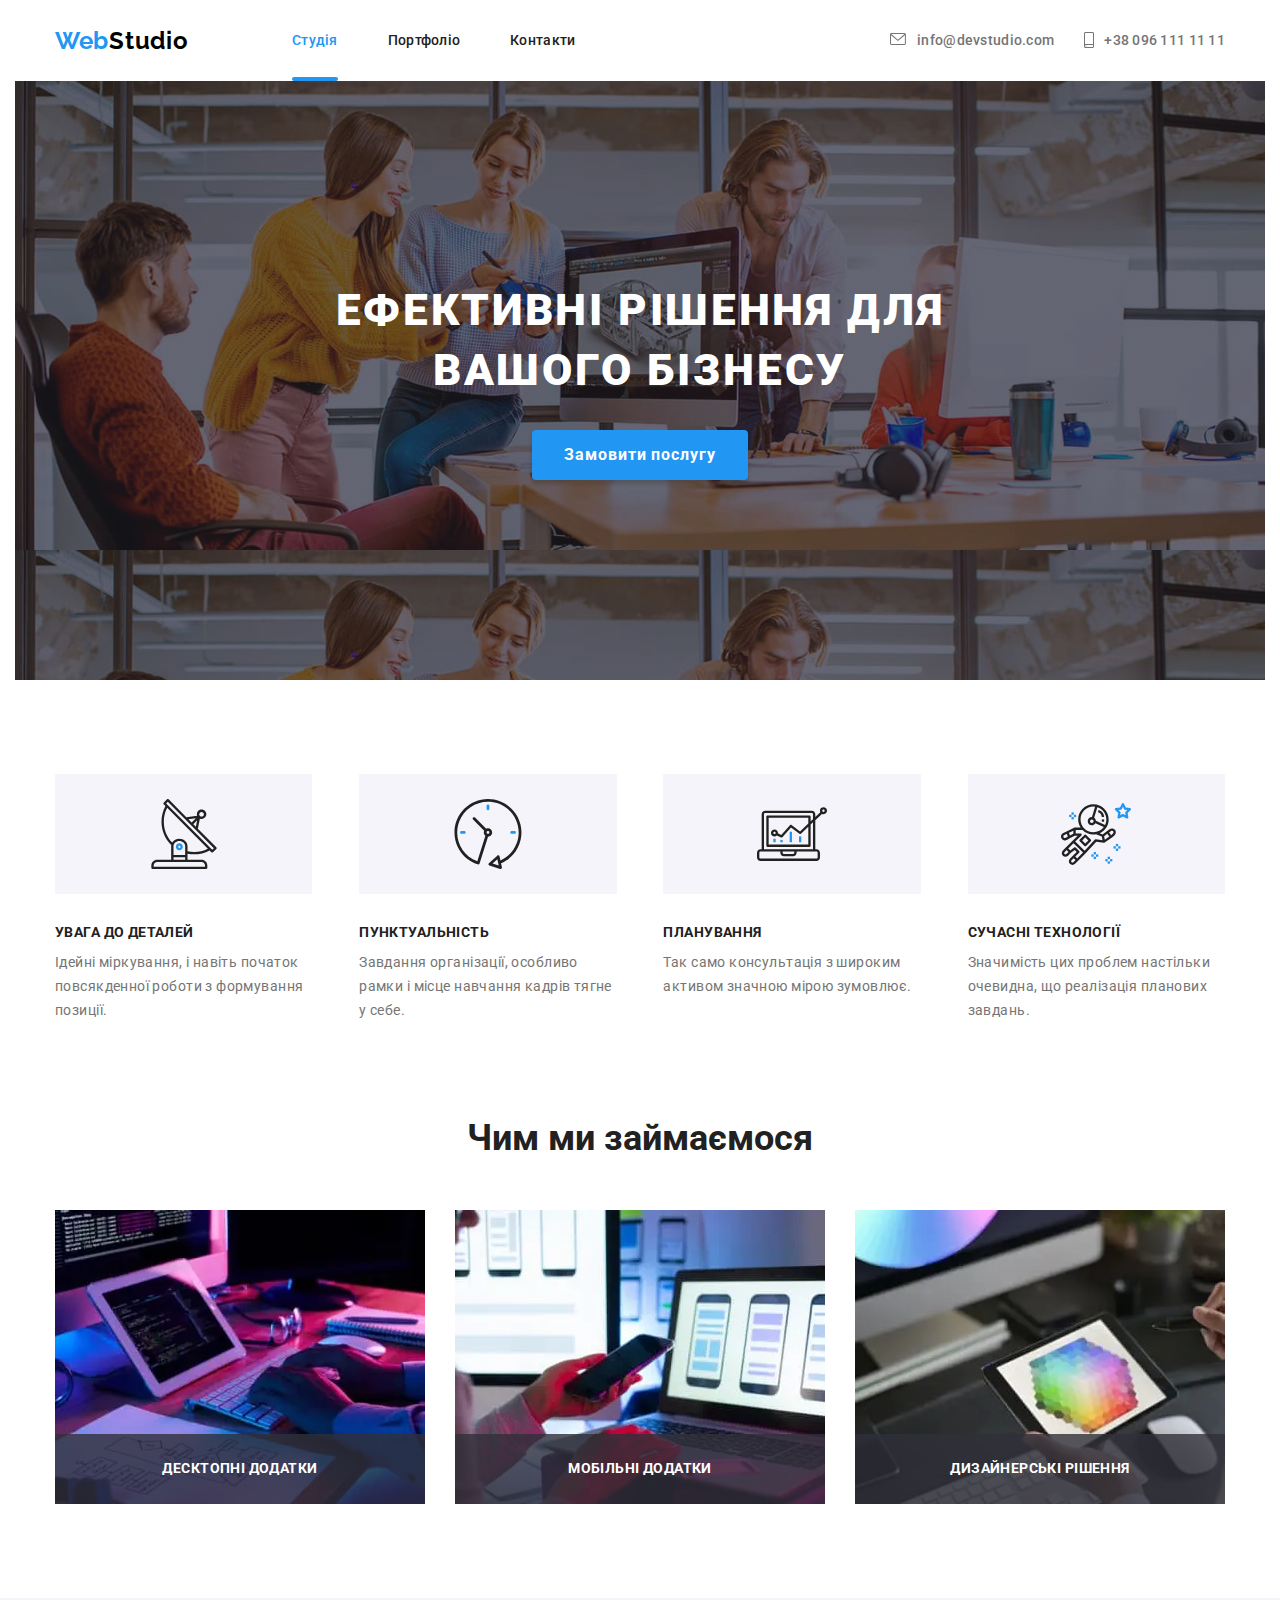
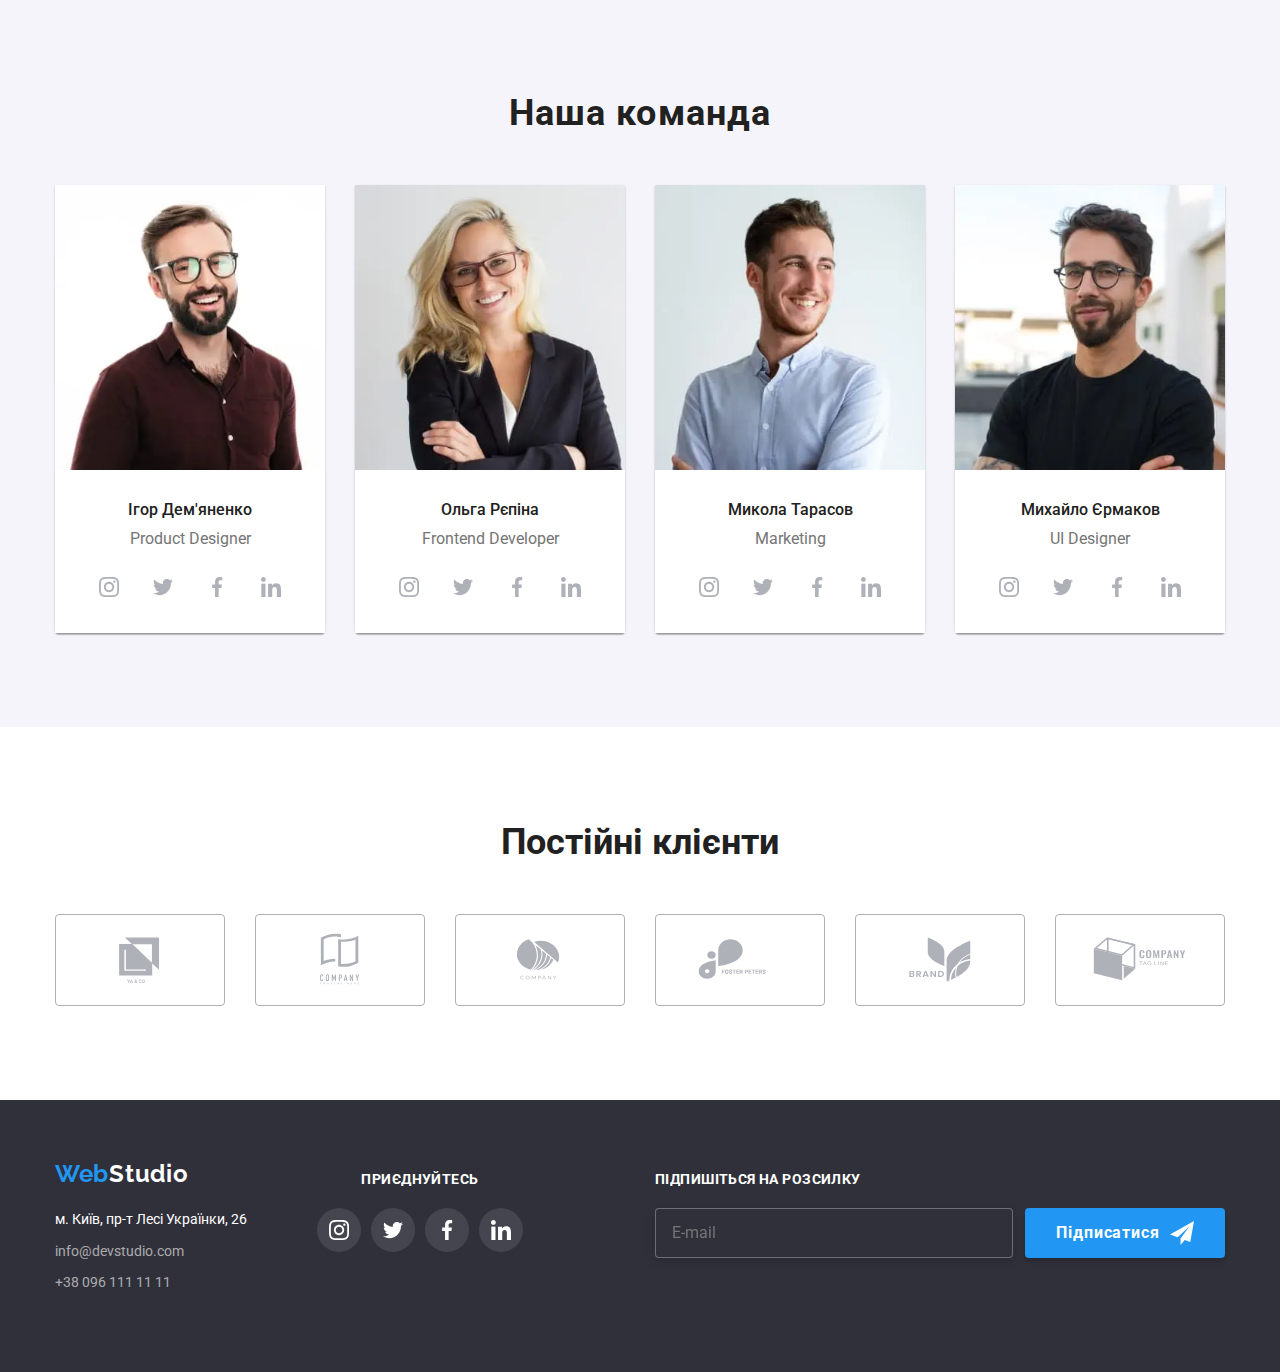
<file: index.html>
<!DOCTYPE html>
<html lang="en">

<head>
  <meta charset="UTF-8" />
  <meta http-equiv="X-UA-Compatible" content="IE=edge" />
  <meta name="viewport" content="width=device-width, initial-scale=1.0" />
  <title>firstwork</title>
  <link rel="stylesheet" href="https://cdn.jsdelivr.net/npm/modern-normalize@1.1.0/modern-normalize.min.css">
  <link rel="stylesheet" href="./css/main.min.css" />
  <link rel="preconnect" href="https://fonts.googleapis.com">
  <link rel="preconnect" href="https://fonts.gstatic.com" crossorigin>
  <link href="https://fonts.googleapis.com/css2?family=Raleway:wght@700&family=Roboto:wght@400;500;700&display=swap"
    rel="stylesheet">
</head>

<body>
  <header>

    <div class="conteiner">
      <!-- logo -->



        <div class="conteiner-header">
      <a class="logo logo-header" href="/">
        <p class="logo__studio">
          <span class="logo__web">Web</span>Studio
        </p>

        <button type="button" class="menu-open__btn" data-menu-open>
        <svg class="menu-open__icon" width="40" height="40">
          <use href="./images/sprite/symbol-defs.svg#icon-burger"></use>
        </svg>
      </button>
      </a>




  




      <!-- navigation -->
      <nav class="nav">

        <ul class="nav__group">
          <li class="nav__mid">
            <a class="nav__active" href="/">Студія</a>
          </li>
          <li class="nav__mid">
            <a class="nav__portfolio" href="./portfolio.html">Портфоліо</a>
          </li>
          <li class="nav__mid">
            <a class="nav__kontact" href="">Контакти</a>
          </li>
        </ul>





        <!-- navigationRight -->

        <ul class="contacts">




          <li>
            
            <a class="contacts__mail contacts__mail--dec" href="mailto:info@devstudio.com">
              <svg width="16" height="12" class="contacts__mail--icon">
                <use href="./images/sprite/symbol-defs.svg#icon-mail"></use>
              </svg>
              info@devstudio.com
            </a>
          </li>




          <li>
            
            <a class="contacts__number contacts__number--dec" href="tel:+380961111111">
              <svg width="10" height="16" class="contacts__number--icon">
                <use href="./images/sprite/symbol-defs.svg#icon-smartphone"></use>
              </svg>
              +38 096 111 11 11
            </a>
          </li>

        </ul>
      </nav>
    </div>



      <!-- mobile menu -->

      <div class="conteiner mobile-menu is-open" data-menu>
        <div class="mobile-menu__conteiner">

         <button type="button" class="mobile-menu__close-btn" data-menu-close>
           <svg class="mobile-menu__close-icon" width="40" height="40">
             <use href="./images/sprite/symbol-defs.svg#icon-close_burger"></use>
           </svg>
         </button>
      
         <ul class="mobile-menu-nav">
          <li class="mobile-menu-nav__list">
           <a class="mobile-menu-nav__active" href="/">Студія</a>
          </li>
          <li class="mobile-menu-nav__list">
           <a class="mobile-menu-nav__place" href="./portfolio.html">Портфоліо</a>
          </li>
          <li class="mobile-menu-nav__list">
           <a class="mobile-menu-nav__kontact" href="">Контакти</a>
          </li>
         </ul>

         
         <ul class="mobile-menu-contacts">

          <li>
            <a class="mobile-menu-contacts--tel" href="tel:+380961111111">
              +38 096 111 11 11
            </a>
          </li>

          <li>
            <a class="mobile-menu-contacts--mail" href="mailto:info@devstudio.com">
              info@devstudio.com
            </a>
          </li>

        </ul>

        <ul class="mobile-menu-socials">
          <li class="mobile-menu-socials__dec">
            <a class="mobile-menu-socials__link" href="Instagram">Instagram</a>
          </li>
          <li class="mobile-menu-socials__dec">
            <a class="mobile-menu-socials__link" href="Twitter">Twitter</a>
          </li>
          <li class="mobile-menu-socials__dec">
            <a class="mobile-menu-socials__link" href="Facebook">Facebook</a>
          </li>
          <li class="mobile-menu-socials__dec">
            <a class="mobile-menu-socials__link mobile-menu-socials__link--border" href="LinkedIn">LinkedIn</a>
          </li>
        </ul>


         

      </div>
      </div>
    </div>
  </header>

  <main>




    
    <!--========== HERO-->

    <section class="conteiner conteiner-hero">
      <div class="hero">
        <h1 class="hero__title">
          ЕФЕКТИВНІ РІШЕННЯ ДЛЯ
          ВАШОГО БІЗНЕСУ
        </h1>

        <button data-modal-open class="btn hero__btn" type="button">Замовити послугу</button>
      </div> 
    </section> 




    <!-- peculiarity -->

    <section class="conteiner">
      <ul class="peculiarity">

        <li class="peculiarity-group">
          <div class="peculiarity__img peculiarity__img--dec">
            <svg width="70" height="70">
              <use href="./images/sprite/symbol-defs.svg#icon-antenna1"></use>
            </svg>
          </div>
          <h3 class="peculiarity__title">УВАГА ДО ДЕТАЛЕЙ</h3>
          <p class="peculiarity__text">
            Ідейні міркування, і навіть початок повсякденної роботи з
            формування позиції.
          </p>

        </li>

        <li class="peculiarity-group">
          <div class="peculiarity__img peculiarity__img--dec">
            <svg width="70" height="70">
              <use href="./images/sprite/symbol-defs.svg#icon-clock2"></use>
            </svg>
          </div>
          <h3 class="peculiarity__title">ПУНКТУАЛЬНІСТЬ</h3>
          <p class="peculiarity__text">
            Завдання організації, особливо рамки і місце навчання кадрів тягне
            у себе.
          </p>
        </li>

        <li class="peculiarity-group">
          <div class="peculiarity__img peculiarity__img--dec">
            <svg width="70" height="70">
              <use href="./images/sprite/symbol-defs.svg#icon-diagram3"></use>
            </svg>
          </div>
          <h3 class="peculiarity__title">ПЛАНУВАННЯ</h3>
          <p class="peculiarity__text">
            Так само консультація з широким активом значною мірою зумовлює.
          </p>
        </li>

        <li class="peculiarity-group">
          <div class="peculiarity__img peculiarity__img--dec">
            <svg width="70" height="70">
              <use href="./images/sprite/symbol-defs.svg#icon-astronaut4"></use>
            </svg>
          </div>
          <h3 class="peculiarity__title">СУЧАСНІ ТЕХНОЛОГІЇ</h3>
          <p class="peculiarity__text">
            Значимість цих проблем настільки очевидна, що реалізація планових
            завдань.
          </p>
        </li>

      </ul>
    </section>



    <!-- progects -->

    <section class="progect">
      <div class="conteiner">
        <h2 class="progect__title progect__title--dec">Чим ми займаємося</h2>
        <ul class="progect__img">





          <li class="progect__scrin">

          <picture>
            <source
            srcset="./images/desktop/progects/img-1.webp 1x, ./images/desktop/progects/img@2x-1.webp 2x"
            media="(min-width: 1200px)"
            type="image/webp"
            >
            <source
            srcset="./images/desktop/progects/img-1.jpg 1x, ./images/desktop/progects/img@2x-1.jpg 2x"
            media="(min-width: 1200px)"
            >
            

            <img src="./images/desktop/progects/img-1.jpg" alt="Ноутбук"/>

          </picture>


             <p class="progect__text progect__text--dec">ДЕСКТОПНІ ДОДАТКИ</p>
          </li>





          <li class="progect__scrin">

            <picture>
              <source
              srcset="./images/desktop/progects/img-2.webp 1x, ./images/desktop/progects/img@2x-2.webp 2x"
              media="(min-width: 1200px)"
              type="image/webp"
              >
              <source
              srcset="./images/desktop/progects/img-2.jpg 1x, ./images/desktop/progects/img@2x-2.jpg 2x"
              media="(min-width: 1200px)"
              >
              
  
              <img src="./images/desktop/progects/img-2.jpg" alt="Ноутбук"/>
  
            </picture>
            
            <p class="progect__text progect__text--dec">МОБІЛЬНІ ДОДАТКИ</p>          
          </li>




          <li class="progect__scrin">
            <picture>
              <source
              srcset="./images/desktop/progects/img-3.webp 1x, ./images/desktop/progects/img@2x-3.webp 2x"
              media="(min-width: 1200px)"
              type="image/webp"
              >
              <source
              srcset="./images/desktop/progects/img-3.jpg 1x, ./images/desktop/progects/img@2x-3.jpg 2x"
              media="(min-width: 1200px)"
              >
              
  
              <img src="./images/desktop/progects/img-3.jpg" alt="Ноутбук"/>
  
            </picture>
            
            <p class="progect__text progect__text--dec">ДИЗАЙНЕРСЬКІ РІШЕННЯ</p>
          </li>
        </ul>
      </div>




    </section>




    <!-- team -->
    
     <section class="team">
      <div class="conteiner team-conteiner">
        <h2 class="team__title">Наша команда</h2>
        <ul class="team__group">
          <li class="team__box">

            <picture>
              <source srcset="./images/tablet/team/img-1.webp 1x, ./images/tablet/team/img@2x-1.webp 2x "
              media="(min-width: 1200px)"
              type="image/webp">
              <source srcset="./images/tablet/team/img-1.jpg 1x, ./images/tablet/team/img@2x-1.jpg 2x "
              media="(min-width: 1200px)">

              <source srcset="./images/tablet/team/img-1.webp 1x, ./images/tablet/team/img@2x-1.webp 2x "
              media="(min-width: 768px)"
              type="image/webp">
              <source srcset="./images/tablet/team/img-1.jpg 1x, ./images/tablet/team/img@2x-1.jpg 2x "
              media="(min-width: 768px)">

              <source srcset="./images/mob/team/img-1.webp 1x, ./images/mob/team/img@2x-1.webp 2x "
              media="(max-width: 767px)"
              type="image/webp">
              <source srcset="./images/mob/team/img-1.jpg 1x, ./images/mob/team/img@2x-1.jpg 2x "
              media="(max-width: 767px)">





              <img class="team__box--img" src="/images/personal/pers1.jpg" alt="Первый сотрудник мужчина"/>
            </picture>


            <div class="team__info team__info--dec">
              <p class="team__name team__name--dec">Ігор Дем'яненко</p>
              <p class="team__job team__job--dec">Product Designer</p>


<!--=========== Socials -->

              <ul class="socials socials--dec">

                <li>
                  <a class="socials__link" href="">
                    <svg class="socials__icons">
                      <use href="./images/sprite/symbol-defs.svg#icon-instagram"></use>
                    </svg>
                  </a>
                </li>

                <li>
                  <a class="socials__link" href="">
                    <svg class="socials__icons">
                      <use href="./images/sprite/symbol-defs.svg#icon-twitter"></use>
                    </svg>
                  </a>
                </li>

                <li>
                  <a class="socials__link" href="">
                    <svg class="socials__icons">
                      <use href="./images/sprite/symbol-defs.svg#icon-facebook"></use>
                    </svg>
                  </a>
                </li>

                <li>
                  <a class="socials__link" href="">
                    <svg class="socials__icons">
                      <use href="./images/sprite/symbol-defs.svg#icon-linkedin"></use>
                    </svg>
                  </a>
                </li>

              </ul>


            </div>
          </li>

          <li class="team__box">

            <picture>
              <source srcset="./images/tablet/team/img-2.webp 1x, ./images/tablet/team/img@2x-2.webp 2x "
              media="(min-width: 1200px)"
              type="image/webp">
              <source srcset="./images/tablet/team/img-2.jpg 1x, ./images/tablet/team/img@2x-2.jpg 2x "
              media="(min-width: 1200px)">

              <source srcset="./images/tablet/team/img-2.webp 1x, ./images/tablet/team/img@2x-2.webp 2x "
              media="(min-width: 768px)"
              type="image/webp">
              <source srcset="./images/tablet/team/img-2.jpg 1x, ./images/tablet/team/img@2x-2.jpg 2x "
              media="(min-width: 768px)">

              <source srcset="./images/mob/team/img-2.webp 1x, ./images/mob/team/img@2x-2.webp 2x "
              media="(max-width: 767px)"
              type="image/webp">
              <source srcset="./images/mob/team/img-2.jpg 1x, ./images/mob/team/img@2x-2.jpg 2x "
              media="(max-width: 767px)">


              <img class="team__box--img" src="/images/mob/team/img-2.jpg" alt="Сотрудница" >


              
            </picture>


          
            <div class="team__info team__info--dec">
              <p class="team__name team__name--dec">Ольга Рєпіна</p>
              <p class="team__job team__job--dec">Frontend Developer</p>


              <ul class="socials socials--dec">
                
                <li>
                  <a class="socials__link" href="">
                    <svg class="socials__icons">
                      <use href="./images/sprite/symbol-defs.svg#icon-instagram"></use>
                    </svg>
                  </a>
                </li>
                <li>
                  <a class="socials__link" href="">
                    <svg class="socials__icons">
                      <use href="./images/sprite/symbol-defs.svg#icon-twitter"></use>
                    </svg>
                  </a>
                </li>
                <li>
                  <a class="socials__link" href="">
                    <svg class="socials__icons">
                      <use href="./images/sprite/symbol-defs.svg#icon-facebook"></use>
                    </svg>
                  </a>
                </li>
                <li>
                  <a class="socials__link" href="">
                    <svg class="socials__icons">
                      <use href="./images/sprite/symbol-defs.svg#icon-linkedin"></use>
                    </svg>
                  </a>
                </li>
              </ul>
            </div>
          </li>

          <li class="team__box">
            
            <picture>
              <source srcset="./images/tablet/team/img-3.webp 1x, ./images/tablet/team/img@2x-3.webp 2x "
              media="(min-width: 1200px)"
              type="image/webp">
              <source srcset="./images/tablet/team/img-3.jpg 1x, ./images/tablet/team/img@2x-3.jpg 2x "
              media="(min-width: 1200px)">

              <source srcset="./images/tablet/team/img-3.webp 1x, ./images/tablet/team/img@2x-3.webp 2x "
              media="(min-width: 768px)"
              type="image/webp">
              <source srcset="./images/tablet/team/img-3.jpg 1x, ./images/tablet/team/img@2x-3.jpg 2x "
              media="(min-width: 768px)">

              <source srcset="./images/mob/team/img-3.webp 1x, ./images/mob/team/img@2x-3.webp 2x "
              media="(max-width: 767px)"
              type="image/webp">
              <source srcset="./images/mob/team/img-3.jpg 1x, ./images/mob/team/img@2x-3.jpg 2x "
              media="(max-width: 767px)">

              <img class="team__box--img" src="/images/mob/team/img-3.jpg" alt="Второй сотрудник"/>
            
            </picture>


          
            <div class="team__info team__info--dec">
              <p class="team__name team__name--dec">Микола Тарасов</p>
              <p class="team__job team__job--dec">Marketing</p>


              <ul class="socials socials--dec">

                <li>
                  <a class="socials__link" href="">
                    <svg class="socials__icons">
                      <use href="./images/sprite/symbol-defs.svg#icon-instagram"></use>
                    </svg>
                  </a>
                </li>

                <li>
                  <a class="socials__link" href="">
                    <svg class="socials__icons">
                      <use href="./images/sprite/symbol-defs.svg#icon-twitter"></use>
                    </svg>
                  </a>
                </li>

                <li>
                  <a class="socials__link" href="">
                    <svg class="socials__icons">
                      <use href="./images/sprite/symbol-defs.svg#icon-facebook"></use>
                    </svg>
                  </a>
                </li>

                <li>
                  <a class="socials__link" href="">
                    <svg class="socials__icons">
                      <use href="./images/sprite/symbol-defs.svg#icon-linkedin"></use>
                    </svg>
                  </a>
                </li>

              </ul>
            </div>
          </li>

          <li class="team__box">
            
            <picture>
              <source srcset="./images/tablet/team/img-4.webp 1x, ./images/tablet/team/img@2x-4.webp 2x "
              media="(min-width: 1200px)"
              type="image/webp">
              <source srcset="./images/tablet/team/img-4.jpg 1x, ./images/tablet/team/img@2x-4.jpg 2x "
              media="(min-width: 1200px)">

              <source srcset="./images/tablet/team/img-4.webp 1x, ./images/tablet/team/img@2x-4.webp 2x "
              media="(min-width: 768px)"
              type="image/webp">
              <source srcset="./images/tablet/team/img-4.jpg 1x, ./images/tablet/team/img@2x-4.jpg 2x "
              media="(min-width: 768px)">

              <source srcset="./images/mob/team/img-4.webp 1x, ./images/mob/team/img@2x-4.webp 2x "
              media="(max-width: 767px)"
              type="image/webp">
              <source srcset="./images/mob/team/img-4.jpg 1x, ./images/mob/team/img@2x-4.jpg 2x "
              media="(max-width: 767px)">

              <img class="team__box--img" src="/images/mob/team/img-4.jpg" alt="Третий сотрудник"/>
            
            </picture>

          
            <div class="team__info team__info--dec">
              <p class="team__name team__name--dec">Михайло Єрмаков</p>
              <p class="team__job team__job--dec">UI Designer</p>


              <ul class="socials socials--dec">
                <li>
                  <a class="socials__link" href="">
                    <svg class="socials__icons">
                      <use href="./images/sprite/symbol-defs.svg#icon-instagram"></use>
                    </svg>
                  </a>
                </li>
                <li>
                  <a class="socials__link" href="">
                    <svg class="socials__icons">
                      <use href="./images/sprite/symbol-defs.svg#icon-twitter"></use>
                    </svg>
                  </a>
                </li>
                <li>
                  <a class="socials__link" href="">
                    <svg class="socials__icons">
                      <use href="./images/sprite/symbol-defs.svg#icon-facebook"></use>
                    </svg>
                  </a>
                </li>
                <li>
                  <a class="socials__link" href="">
                    <svg class="socials__icons">
                      <use href="./images/sprite/symbol-defs.svg#icon-linkedin"></use>
                    </svg>
                  </a>
                </li>
              </ul>
            </div>
          </li>

        </ul>
      </div>
    </section> 

    <!-- OUR CLIENTS -->
    
    <section>
      <div class="conteiner client">
        <h2 class="client__title">
          Постійні клієнти
        </h2>

        <ul class="client__list">
          <li class="client__img">
            <svg width="106" height="60">
              <use href="./images/sprite/symbol-defs.svg#icon-logo1"></use>
            </svg>
          </li>

          <li class="client__img">
            <svg width="106" height="60">
              <use href="./images/sprite/symbol-defs.svg#icon-logo2"></use>
            </svg>
          </li>

          <li class="client__img">
            <svg width="106" height="60">
              <use href="./images/sprite/symbol-defs.svg#icon-logo3"></use>
            </svg>
          </li>

          <li class="client__img">
            <svg width="106" height="60">
              <use href="./images/sprite/symbol-defs.svg#icon-logo4"></use>
            </svg>
          </li>

          <li class="client__img">
            <svg width="106" height="60">
              <use href="./images/sprite/symbol-defs.svg#icon-logo5"></use>
            </svg>
          </li>
          <li class="client__img">
            <svg width="106" height="60">
              <use href="./images/sprite/symbol-defs.svg#icon-logo6"></use>
            </svg>
          </li>

        </ul>
      </div>
    </section>

  </main>










  
  <footer>


    <div class="footer-conteiner">
      <div class="conteiner">
      <div class="footer-group">

        <div class="footer-group__space">

        <div class="footer-group__space--logo">
          <a class="logo logo-footer" href="/">
            <p class="logo__studio logo__studio--footer">
              <span class="logo__web">Web</span>Studio
            </p>
          </a>


          <address>

            <ul class="address">
              <li class="address__list">
                <a class="address__city" href="">м. Київ, пр-т Лесі Українки, 26</a>
              </li>
              <li class="address__list">
                <a class="address__link" href="mailto:info@devstudio.com">info@devstudio.com</a>
              </li>
              <li class="address__list">
                <a class="address__phone" href="tel:+380961111111">+38 096 111 11 11</a>
              </li>
            </ul>
          </address>
        </div>





      <div class="socials-footer">
        <h3 class="footer__title">
          ПРИЄДНУЙТЕСЬ
        </h3>

        <ul class="socials socials-footer--dec">

          <li>
            <a class="socials__link socials-footer__link--dec" href="">
              <svg class="socials__icons socials-footer__icons--dec">
                <use href="./images/sprite/symbol-defs.svg#icon-instagram"></use>
              </svg>
            </a>
          </li>

          <li>
            <a class="socials__link socials-footer__link--dec" href="">
              <svg class="socials__icons socials-footer__icons--dec">
                <use href="./images/sprite/symbol-defs.svg#icon-twitter"></use>
              </svg>
            </a>
          </li>

          <li>
            <a class="socials__link socials-footer__link--dec" href="">
              <svg class="socials__icons socials-footer__icons--dec">
                <use href="./images/sprite/symbol-defs.svg#icon-facebook"></use>
              </svg>
            </a>
          </li>

          <li>
            <a class="socials__link socials-footer__link--dec" href="">
              <svg class="socials__icons socials-footer__icons--dec">
                <use href="./images/sprite/symbol-defs.svg#icon-linkedin"></use>
              </svg>
            </a>
          </li>

        </ul>
      </div>

       
    </div>

      

        <div class="subscribe">

          <h3 class="footer__title">
            ПІДПИШІТЬСЯ НА РОЗСИЛКУ
          </h3>

         <ul class="subscribe__group">
          <li>
          <input class="subscribe__email" type="email" name="footer_email_input" placeholder="E-mail">
         </li>
         <li>
          <button class=" btn subscribe__btn" type="submit">Підписатися
            <svg width="24" height="24">
              <use href="./images/sprite/symbol-defs.svg#icon-icon-telegram"></use>
            </svg>
          </button>
        </li>
        </ul>

        </div>

      </div>
    </div>
  </div>
  </footer>

  <!-- MODAL WINDOW -->


  
 <div class="backdrop is-hidden" data-modal>

  <div class="modal">
    <button class="modal__close" data-modal-close>
      <svg width="18" height="18" >
        <use href="./images/sprite/symbol-defs.svg#icon-close-black"></use>
      </svg>
    </button>



    <p class="modal__title">Залиште свої дані, ми вам передзвонимо</p>

    <form class="modal_list" name="modal_list">
      
      <label class="modal__group">
        <span class="modal__name">Ім'я</span>  
   
       <span class="modal__icon">
          <input 
          class="modal__icon--dec" 
          type="text" 
          required
          name="user_name">
      
        <svg width="18" height="18" class="modal__icon--img">
          <use
           href="./images/sprite/symbol-defs.svg#icon-person-black"></use>
        </svg>
      </span>
    </label>

      <label class="modal__group">
        <span class="modal__name">Телефон</span>
        <span class="modal__icon">
        <input 
        class="modal__icon--dec" 
        type="tel" 
        required
        name="user_tel"
        ><svg width="18" height="18" class="modal__icon--img">
          <use
           href="./images/sprite/symbol-defs.svg#icon-phone-black">
          </use>
        </svg>
        </span>
      </label>

      <label class="modal__group">
        <span class="modal__name">Пошта</span>
        <span class="modal__icon">
        <input 
        class="modal__icon--dec" 
        type="email" 
        required
        name="user_email">
        <svg width="18" height="18" class="modal__icon--img">
          <use
           href="./images/sprite/symbol-defs.svg#icon-email-black">
          </use>
        </svg>
      </span>
      </label>


      <label class="modal-coment">
        Коментар
        <textarea class="modal-coment__area" name="coment" placeholder="Введіть текст"></textarea>
      </label>







      
    <label for="modal_agree" class="modal-agree">
     
      <input
      required
      type="checkbox"
      id="modal_agree"
      class="modal-agree__input visually_hidden">
      



      <span class="modal-chekbox">
      <svg width="14" height="14" class="modal-chekbox__check">
        <use href="./images/sprite/symbol-defs.svg#icon-icon-check"></use>
      </svg>
      </span>
     
      <span class="modal-chekbox__text">Погоджуюся з розсилкою та приймаю <a class="modal-chekbox__link" href="">Умови договору</a></span>
   
    </label>
 

    <button 
    type="submit"
    class="btn modal__btn"
    >Відправити</button>
        
    </form>
  </div>

 </div> 

 <script src="./js/modal.js"></script>
 <script src="./js/mobile-menu.js"></script>
</body>

</html>
</file>
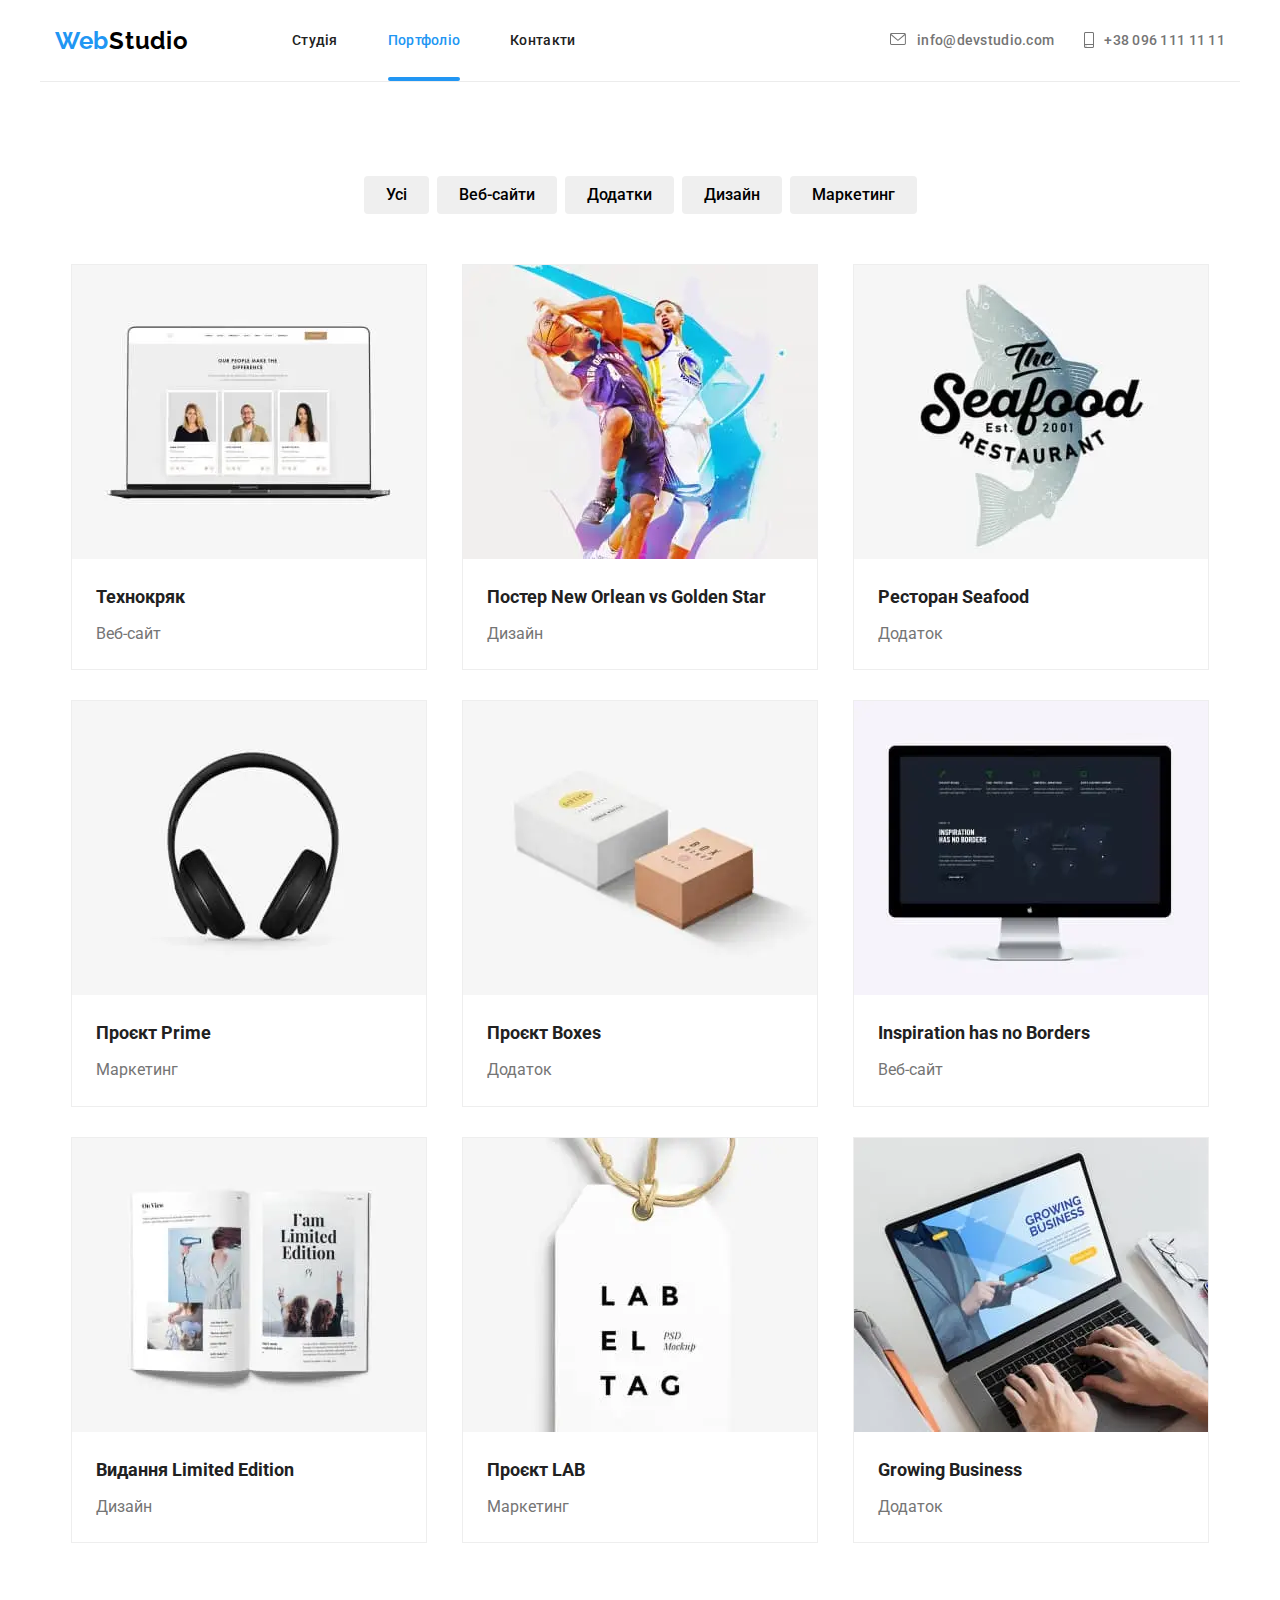
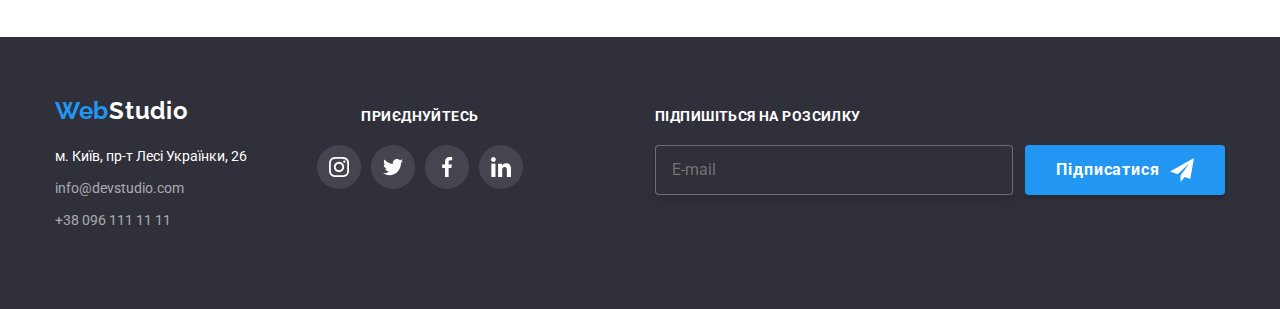
<file: portfolio.html>
<!DOCTYPE html>
<html lang="en">
<head>
    <meta charset="UTF-8">
    <meta http-equiv="X-UA-Compatible" content="IE=edge">
    <meta name="viewport" content="width=device-width, initial-scale=1.0">
    <title>Portfolio</title>
    <link rel="stylesheet" href="https://cdn.jsdelivr.net/npm/modern-normalize@1.1.0/modern-normalize.min.css">
    <link rel="stylesheet" href="./css/main.min.css" />
    <link rel="preconnect" href="https://fonts.googleapis.com">
<link rel="preconnect" href="https://fonts.gstatic.com" crossorigin>
<link href="https://fonts.googleapis.com/css2?family=Raleway:wght@700&family=Roboto:wght@400;500;700&display=swap" rel="stylesheet">
</head>
<body>
    <header>
      <div class="conteiner conteiner-header__portfolio">
        <!-- logo -->


        <div class="conteiner-header">
  
        <a class="logo logo-header" href="/">
          <p class="logo__studio">
            <span class="logo__web">Web</span>Studio
          </p>
  
          <button type="button" class="menu-open__btn" data-menu-open>
          <svg class="menu-open__icon" width="40" height="40">
            <use href="./images/sprite/symbol-defs.svg#icon-burger"></use>
          </svg>
        </button>
        </a>
  
  
  
  
    
  
  
  
  
        <!-- navigation -->
        <nav class="nav">
  
          <ul class="nav__group">
            <li class="nav__mid">
              <a class="nav__studio" href="/">Студія</a>
            </li>
            <li class="nav__mid">
              <a class="nav__active" href="./portfolio.html">Портфоліо</a>
            </li>
            <li class="nav__mid">
              <a class="nav__kontact" href="">Контакти</a>
            </li>
          </ul>
  
  
  
  
  
          <!-- navigationRight -->
  
          <ul class="contacts">
  
  
  
  
            <li>
              
              <a class="contacts__mail contacts__mail--dec" href="mailto:info@devstudio.com">
                <svg width="16" height="12" class="contacts__mail--icon">
                  <use href="./images/sprite/symbol-defs.svg#icon-mail"></use>
                </svg>
                info@devstudio.com
              </a>
            </li>
  
  
  
  
            <li>
              
              <a class="contacts__number contacts__number--dec" href="tel:+380961111111">
                <svg width="10" height="16" class="contacts__number--icon">
                  <use href="./images/sprite/symbol-defs.svg#icon-smartphone"></use>
                </svg>
                +38 096 111 11 11
              </a>
            </li>
  
          </ul>
        </nav>
      </div>
  
  
  
        <!-- mobile menu -->
  
        <div class=" conteiner mobile-menu is-open" data-menu>
          <div class="mobile-menu__conteiner">
  
           <button type="button" class="mobile-menu__close-btn" data-menu-close>
             <svg class="mobile-menu__close-icon" width="40" height="40">
               <use href="./images/sprite/symbol-defs.svg#icon-close_burger"></use>
             </svg>
           </button>
        
           <ul class="mobile-menu-nav">
            <li class="mobile-menu-nav__list">
             <a class="mobile-menu-nav__place" href="/">Студія</a>
            </li>
            <li class="mobile-menu-nav__list">
             <a class="mobile-menu-nav__active" href="./portfolio.html">Портфоліо</a>
            </li>
            <li class="mobile-menu-nav__list">
             <a class="mobile-menu-nav__kontact" href="">Контакти</a>
            </li>
           </ul>
  
           
           <ul class="mobile-menu-contacts">
  
            <li>
              <a class="mobile-menu-contacts--tel" href="tel:+380961111111">
                +38 096 111 11 11
              </a>
            </li>
  
            <li>
              <a class="mobile-menu-contacts--mail" href="mailto:info@devstudio.com">
                info@devstudio.com
              </a>
            </li>
  
          </ul>
  
          <ul class="mobile-menu-socials">
            <li>
              <a class="mobile-menu-socials__link" href="Instagram">Instagram</a>
            </li>
            <li>
              <a class="mobile-menu-socials__link" href="Twitter">Twitter</a>
            </li>
            <li>
              <a class="mobile-menu-socials__link" href="Facebook">Facebook</a>
            </li>
            <li>
              <a class="mobile-menu-socials__link mobile-menu-socials__link--border" href="LinkedIn">LinkedIn</a>
            </li>
          </ul>
  
  
           
  
        </div>
        </div>

      </div>
    </header> 


       <section>



        <div class="conteiner conteiner-navigation">

        <ul class="port-btn">
            <li>
                <button class="port-btn--style" type="button">Усі</button>
            </li>
            <li>
                <button class="port-btn--style" type="button">Веб-сайти</button>
            </li>
            <li>
                <button class="port-btn--style" type="button">Додатки</button>
            </li>
            <li>
                <button class="port-btn--style" type="button">Дизайн</button>
            </li>
            <li>
                <button class="port-btn--style" type="button">Маркетинг</button>
            </li>
        </ul>


        <ul class="port-img">
          <li class="port-img__list">
                <div class="port-img__group">

                  <picture>
                    <source srcset="./images/tablet/portfolio/img-1.webp 1x, ./images/tablet/portfolio/img@2x-1.webp 2x "
                    media="(min-width: 1200px)"
                    type="image/webp">
                    <source srcset="./images/tablet/portfolio/img-1.jpg 1x, ./images/tablet/portfolio/img@2x-1.jpg 2x "
                    media="(min-width: 1200px)">
      
                    <source srcset="./images/tablet/portfolio/img-1.webp 1x, ./images/tablet/portfolio/img@2x-1.webp 2x "
                    media="(min-width: 768px)"
                    type="image/webp">
                    <source srcset="./images/tablet/portfolio/img-1.jpg 1x, ./images/tablet/portfolio/img@2x-1.jpg 2x "
                    media="(min-width: 768px)">
      
                    <source srcset="./images/mob/portfolio/img-1.webp 1x, ./images/mob/portfolio/img@2x-1.webp 2x "
                    media="(max-width: 767px)"
                    type="image/webp">
                    <source srcset="./images/mob/portfolio/img-1.jpg 1x, ./images/mob/portfolio/img@2x-1.jpg 2x "
                    media="(max-width: 767px)">
      
                    <img src="/images/mob/portfolio/img-1.jpg" alt="Третий сотрудник"/>
                  
                  </picture>
      
                
                  <p class="port-img__text">Ресурс пропонує комплексні пропозиції з різним рівнем функціоналу та сервісів. Все це дозволить відвідувачу отримати вичерпні відомості про компанію чи приватну особу.</p>
                </div>
                 
                
                <div class="port-img__info">
                <h3 class="port-img__title">Технокряк</h3>
                <p class="port-img__work">Веб-сайт</p>
              </div>
            </li>
            <li class="port-img__list">
              <div class="port-img__group">
                <picture>
                  <source srcset="./images/tablet/portfolio/img-2.webp 1x, ./images/tablet/portfolio/img@2x-2.webp 2x "
                  media="(min-width: 1200px)"
                  type="image/webp">
                  <source srcset="./images/tablet/portfolio/img-2.jpg 1x, ./images/tablet/portfolio/img@2x-2.jpg 2x "
                  media="(min-width: 1200px)">
    
                  <source srcset="./images/tablet/portfolio/img-2.webp 1x, ./images/tablet/portfolio/img@2x-2.webp 2x "
                  media="(min-width: 768px)"
                  type="image/webp">
                  <source srcset="./images/tablet/portfolio/img-2.jpg 1x, ./images/tablet/portfolio/img@2x-2.jpg 2x "
                  media="(min-width: 768px)">
    
                  <source srcset="./images/mob/portfolio/img-2.webp 1x, ./images/mob/portfolio/img@2x-2.webp 2x "
                  media="(max-width: 767px)"
                  type="image/webp">
                  <source srcset="./images/mob/portfolio/img-2.jpg 1x, ./images/mob/portfolio/img@2x-2.jpg 2x "
                  media="(max-width: 767px)">
    
                  <img src="/images/mob/portfolio/img-2.jpg" alt="Третий сотрудник"/>
                
                </picture>
               
                <p class="port-img__text">Ресурс пропонує комплексні пропозиції з різним рівнем функціоналу та сервісів. Все це дозволить відвідувачу отримати вичерпні відомості про компанію чи приватну особу.</p>

              </div>

                <div class="port-img__info">
                <h3 class="port-img__title">Постер New Orlean vs Golden Star</h3>
                <p class="port-img__work">Дизайн</p>
              </div>
            </li>
            <li class="port-img__list">
              <div class="port-img__group">
                <picture>
                  <source srcset="./images/tablet/portfolio/img-3.webp 1x, ./images/tablet/portfolio/img@2x-3.webp 2x "
                  media="(min-width: 1200px)"
                  type="image/webp">
                  <source srcset="./images/tablet/portfolio/img-3.jpg 1x, ./images/tablet/portfolio/img@2x-3.jpg 2x "
                  media="(min-width: 1200px)">
    
                  <source srcset="./images/tablet/portfolio/img-3.webp 1x, ./images/tablet/portfolio/img@2x-3.webp 2x "
                  media="(min-width: 768px)"
                  type="image/webp">
                  <source srcset="./images/tablet/portfolio/img-3.jpg 1x, ./images/tablet/portfolio/img@2x-3.jpg 2x "
                  media="(min-width: 768px)">
    
                  <source srcset="./images/mob/portfolio/img-3.webp 1x, ./images/mob/portfolio/img@2x-3.webp 2x "
                  media="(max-width: 767px)"
                  type="image/webp">
                  <source srcset="./images/mob/portfolio/img-3.jpg 1x, ./images/mob/portfolio/img@2x-3.jpg 2x "
                  media="(max-width: 767px)">
    
                  <img src="/images/mob/portfolio/img-3.jpg" alt="Третий сотрудник"/>
                
                </picture>
                
                <p class="port-img__text">Ресурс пропонує комплексні пропозиції з різним рівнем функціоналу та сервісів. Все це дозволить відвідувачу отримати вичерпні відомості про компанію чи приватну особу.</p>

              </div>

                <div class="port-img__info">
                <h3 class="port-img__title">Ресторан Seafood</h3>
                <p class="port-img__work">Додаток</p>
              </div>
            </li>
            <li class="port-img__list">
              <div class="port-img__group">
                <picture>
                  <source srcset="./images/tablet/portfolio/img-4.webp 1x, ./images/tablet/portfolio/img@2x-4.webp 2x "
                  media="(min-width: 1200px)"
                  type="image/webp">
                  <source srcset="./images/tablet/portfolio/img-4.jpg 1x, ./images/tablet/portfolio/img@2x-4.jpg 2x "
                  media="(min-width: 1200px)">
    
                  <source srcset="./images/tablet/portfolio/img-4.webp 1x, ./images/tablet/portfolio/img@2x-4.webp 2x "
                  media="(min-width: 768px)"
                  type="image/webp">
                  <source srcset="./images/tablet/portfolio/img-4.jpg 1x, ./images/tablet/portfolio/img@2x-4.jpg 2x "
                  media="(min-width: 768px)">
    
                  <source srcset="./images/mob/portfolio/img-4.webp 1x, ./images/mob/portfolio/img@2x-4.webp 2x "
                  media="(max-width: 767px)"
                  type="image/webp">
                  <source srcset="./images/mob/portfolio/img-4.jpg 1x, ./images/mob/portfolio/img@2x-4.jpg 2x "
                  media="(max-width: 767px)">
    
                  <img src="/images/mob/portfolio/img-4.jpg" alt="Третий сотрудник"/>
                
                </picture>
               
                <p class="port-img__text">Ресурс пропонує комплексні пропозиції з різним рівнем функціоналу та сервісів. Все це дозволить відвідувачу отримати вичерпні відомості про компанію чи приватну особу.</p>

              </div>

                <div class="port-img__info">
                <h3 class="port-img__title">Проєкт Prime</h3>
                <p class="port-img__work">Маркетинг</p>
              </div>
            </li>
            <li class="port-img__list">
              <div class="port-img__group">
                <picture>
                  <source srcset="./images/tablet/portfolio/img-5.webp 1x, ./images/tablet/portfolio/img@2x-5.webp 2x "
                  media="(min-width: 1200px)"
                  type="image/webp">
                  <source srcset="./images/tablet/portfolio/img-5.jpg 1x, ./images/tablet/portfolio/img@2x-5.jpg 2x "
                  media="(min-width: 1200px)">
    
                  <source srcset="./images/tablet/portfolio/img-5.webp 1x, ./images/tablet/portfolio/img@2x-5.webp 2x "
                  media="(min-width: 768px)"
                  type="image/webp">
                  <source srcset="./images/tablet/portfolio/img-5.jpg 1x, ./images/tablet/portfolio/img@2x-5.jpg 2x "
                  media="(min-width: 768px)">
    
                  <source srcset="./images/mob/portfolio/img-5.webp 1x, ./images/mob/portfolio/img@2x-5.webp 2x "
                  media="(max-width: 767px)"
                  type="image/webp">
                  <source srcset="./images/mob/portfolio/img-5.jpg 1x, ./images/mob/portfolio/img@2x-5.jpg 2x "
                  media="(max-width: 767px)">
    
                  <img src="/images/mob/portfolio/img-5.jpg" alt="Третий сотрудник"/>
                
                </picture>
                
                <p class="port-img__text">Ресурс пропонує комплексні пропозиції з різним рівнем функціоналу та сервісів. Все це дозволить відвідувачу отримати вичерпні відомості про компанію чи приватну особу.</p>

              </div>

                <div class="port-img__info">
                <h3 class="port-img__title">Проєкт Boxes</h3>
                <p class="port-img__work" >Додаток</p>
                </div>
            </li>
            <li class="port-img__list">
              <div class="port-img__group">
                <picture>
                  <source srcset="./images/tablet/portfolio/img-6.webp 1x, ./images/tablet/portfolio/img@2x-6.webp 2x "
                  media="(min-width: 1200px)"
                  type="image/webp">
                  <source srcset="./images/tablet/portfolio/img-6.jpg 1x, ./images/tablet/portfolio/img@2x-6.jpg 2x "
                  media="(min-width: 1200px)">
    
                  <source srcset="./images/tablet/portfolio/img-6.webp 1x, ./images/tablet/portfolio/img@2x-6.webp 2x "
                  media="(min-width: 768px)"
                  type="image/webp">
                  <source srcset="./images/tablet/portfolio/img-6.jpg 1x, ./images/tablet/portfolio/img@2x-6.jpg 2x "
                  media="(min-width: 768px)">
    
                  <source srcset="./images/mob/portfolio/img-6.webp 1x, ./images/mob/portfolio/img@2x-6.webp 2x "
                  media="(max-width: 767px)"
                  type="image/webp">
                  <source srcset="./images/mob/portfolio/img-6.jpg 1x, ./images/mob/portfolio/img@2x-6.jpg 2x "
                  media="(max-width: 767px)">
    
                  <img src="/images/mob/portfolio/img-6.jpg" alt="Третий сотрудник"/>
                
                </picture>
               
                <p class="port-img__text">Ресурс пропонує комплексні пропозиції з різним рівнем функціоналу та сервісів. Все це дозволить відвідувачу отримати вичерпні відомості про компанію чи приватну особу.</p>

              </div>

                <div class="port-img__info">
                <h3 class="port-img__title">Inspiration has no Borders</h3>
                <p class="port-img__work">Веб-сайт</p>
               </div>
            </li>
            <li class="port-img__list">
              <div class="port-img__group">
                <picture>
                  <source srcset="./images/tablet/portfolio/img-7.webp 1x, ./images/tablet/portfolio/img@2x-7.webp 2x "
                  media="(min-width: 1200px)"
                  type="image/webp">
                  <source srcset="./images/tablet/portfolio/img-7.jpg 1x, ./images/tablet/portfolio/img@2x-7.jpg 2x "
                  media="(min-width: 1200px)">
    
                  <source srcset="./images/tablet/portfolio/img-7.webp 1x, ./images/tablet/portfolio/img@2x-7.webp 2x "
                  media="(min-width: 768px)"
                  type="image/webp">
                  <source srcset="./images/tablet/portfolio/img-7.jpg 1x, ./images/tablet/portfolio/img@2x-7.jpg 2x "
                  media="(min-width: 768px)">
    
                  <source srcset="./images/mob/portfolio/img-7.webp 1x, ./images/mob/portfolio/img@2x-7.webp 2x "
                  media="(max-width: 767px)"
                  type="image/webp">
                  <source srcset="./images/mob/portfolio/img-7.jpg 1x, ./images/mob/portfolio/img@2x-7.jpg 2x "
                  media="(max-width: 767px)">
    
                  <img src="/images/mob/portfolio/img-7.jpg" alt="Третий сотрудник"/>
                
                </picture>
               
                <p class="port-img__text">Ресурс пропонує комплексні пропозиції з різним рівнем функціоналу та сервісів. Все це дозволить відвідувачу отримати вичерпні відомості про компанію чи приватну особу.</p>

              </div>

                <div class="port-img__info">
                <h3 class="port-img__title">Видання Limited Edition</h3>
                <p class="port-img__work">Дизайн</p>
              </div>
            </li>
            <li class="port-img__list">
              <div class="port-img__group">
                <picture>
                  <source srcset="./images/tablet/portfolio/img-8.webp 1x, ./images/tablet/portfolio/img@2x-8.webp 2x "
                  media="(min-width: 1200px)"
                  type="image/webp">
                  <source srcset="./images/tablet/portfolio/img-8.jpg 1x, ./images/tablet/portfolio/img@2x-8.jpg 2x "
                  media="(min-width: 1200px)">
    
                  <source srcset="./images/tablet/portfolio/img-8.webp 1x, ./images/tablet/portfolio/img@2x-8.webp 2x "
                  media="(min-width: 768px)"
                  type="image/webp">
                  <source srcset="./images/tablet/portfolio/img-8.jpg 1x, ./images/tablet/portfolio/img@2x-8.jpg 2x "
                  media="(min-width: 768px)">
    
                  <source srcset="./images/mob/portfolio/img-8.webp 1x, ./images/mob/portfolio/img@2x-8.webp 2x "
                  media="(max-width: 767px)"
                  type="image/webp">
                  <source srcset="./images/mob/portfolio/img-8.jpg 1x, ./images/mob/portfolio/img@2x-8.jpg 2x "
                  media="(max-width: 767px)">
    
                  <img src="/images/mob/portfolio/img-8.jpg" alt="Третий сотрудник"/>
                
                </picture>
               
                <p class="port-img__text">Ресурс пропонує комплексні пропозиції з різним рівнем функціоналу та сервісів. Все це дозволить відвідувачу отримати вичерпні відомості про компанію чи приватну особу.</p>

              </div>

                <div class="port-img__info">
                <h3 class="port-img__title">Проєкт LAB</h3>
                <p class="port-img__work">Маркетинг</p>
              </div>
            </li>
            <li class="port-img__list">
              <div class="port-img__group">
                <picture>
                  <source srcset="./images/tablet/portfolio/img-9.webp 1x, ./images/tablet/portfolio/img@2x-9.webp 2x "
                  media="(min-width: 1200px)"
                  type="image/webp">
                  <source srcset="./images/tablet/portfolio/img-9.jpg 1x, ./images/tablet/portfolio/img@2x-9.jpg 2x "
                  media="(min-width: 1200px)">
    
                  <source srcset="./images/tablet/portfolio/img-9.webp 1x, ./images/tablet/portfolio/img@2x-9.webp 2x "
                  media="(min-width: 768px)"
                  type="image/webp">
                  <source srcset="./images/tablet/portfolio/img-9.jpg 1x, ./images/tablet/portfolio/img@2x-9.jpg 2x "
                  media="(min-width: 768px)">
    
                  <source srcset="./images/mob/portfolio/img-9.webp 1x, ./images/mob/portfolio/img@2x-9.webp 2x "
                  media="(max-width: 767px)"
                  type="image/webp">
                  <source srcset="./images/mob/portfolio/img-9.jpg 1x, ./images/mob/portfolio/img@2x-9.jpg 2x "
                  media="(max-width: 767px)">
    
                  <img src="/images/mob/portfolio/img-9.jpg" alt="Третий сотрудник"/>
                
                </picture>
              
                <p class="port-img__text">Ресурс пропонує комплексні пропозиції з різним рівнем функціоналу та сервісів. Все це дозволить відвідувачу отримати вичерпні відомості про компанію чи приватну особу.</p>

              </div>

                <div class="port-img__info">
                <h3 class="port-img__title">Growing Business</h3>
                <p class="port-img__work">Додаток</p>
              </div>
            </li> 
        </ul>
      </div>
       </section>



    <footer>
      <div class="footer-conteiner">
        <div class="conteiner">
        <div class="footer-group">
  
          <div class="footer-group__space">
  
          <div class="footer-group__space--logo">
            <a class="logo logo-footer" href="/">
              <p class="logo__studio logo__studio--footer">
                <span class="logo__web">Web</span>Studio
              </p>
            </a>
  
  
            <address>
  
              <ul class="address">
                <li class="address__list">
                  <a class="address__city" href="">м. Київ, пр-т Лесі Українки, 26</a>
                </li>
                <li class="address__list">
                  <a class="address__link" href="mailto:info@devstudio.com">info@devstudio.com</a>
                </li>
                <li class="address__list">
                  <a class="address__phone" href="tel:+380961111111">+38 096 111 11 11</a>
                </li>
              </ul>
            </address>
          </div>
  
  
  
  
  
        <div class="socials-footer">
          <h3 class="footer__title">
            ПРИЄДНУЙТЕСЬ
          </h3>
  
          <ul class="socials socials-footer--dec">
  
            <li>
              <a class="socials__link socials-footer__link--dec" href="">
                <svg class="socials__icons socials-footer__icons--dec">
                  <use href="./images/sprite/symbol-defs.svg#icon-instagram"></use>
                </svg>
              </a>
            </li>
  
            <li>
              <a class="socials__link socials-footer__link--dec" href="">
                <svg class="socials__icons socials-footer__icons--dec">
                  <use href="./images/sprite/symbol-defs.svg#icon-twitter"></use>
                </svg>
              </a>
            </li>
  
            <li>
              <a class="socials__link socials-footer__link--dec" href="">
                <svg class="socials__icons socials-footer__icons--dec">
                  <use href="./images/sprite/symbol-defs.svg#icon-facebook"></use>
                </svg>
              </a>
            </li>
  
            <li>
              <a class="socials__link socials-footer__link--dec" href="">
                <svg class="socials__icons socials-footer__icons--dec">
                  <use href="./images/sprite/symbol-defs.svg#icon-linkedin"></use>
                </svg>
              </a>
            </li>
  
          </ul>
        </div>
  
         
      </div>
  
        
  
          <div class="subscribe">
  
            <h3 class="footer__title">
              ПІДПИШІТЬСЯ НА РОЗСИЛКУ
            </h3>
  
           <ul class="subscribe__group">
            <li>
            <input class="subscribe__email" type="email" name="footer_email_input" placeholder="E-mail">
           </li>
           <li>
            <button class=" btn subscribe__btn" type="submit">Підписатися
              <svg width="24" height="24">
                <use href="./images/sprite/symbol-defs.svg#icon-icon-telegram"></use>
              </svg>
            </button>
          </li>
          </ul>
  
          </div>
  
        </div>
      </div>
      </div>
    </footer> 



    <script src="./js/modal.js"></script>
    <script src="./js/mobile-menu.js"></script>
</body>
</html>
</file>
<file: css/main.min.css>
:root{--primary-text-color: #757575;--title-text-color: #212121;--white-color: #FFFFFF;--accent-color: #2196F3;--bck-portfolio: #F5F4FA;--bckground-color: #2F303A;--social-icons: #AFB1B8 }.h2,h3,h4{font-weight:700}.visually_hidden{position:absolute;width:1px;height:1px;margin:-1px;padding:0;overflow:hidden;border:0;clip:rect(0 0 0 0)}body{font-family:"roboto";font-style:normal;font-weight:400;color:var(--title-text-color)}li{list-style:none}a{text-decoration:none}h1,h2,h3,h4,p{margin-top:0;margin-bottom:0}ul,ol{margin-top:0;margin-bottom:0;padding-left:0}img{display:block;max-width:100%;height:auto}.link{text-decoration:none}.list{list-style:none}.conteiner{width:100%;padding-left:15px;padding-right:15px}@media screen and (min-width: 480px){.conteiner{min-width:350px;margin-left:auto;margin-right:auto}}@media screen and (min-width: 768px){.conteiner{min-width:768px}}@media screen and (min-width: 1200px){.conteiner{max-width:1200px}}.logo{text-decoration:none;font-family:"raleway";font-weight:700;font-size:24px;line-height:1.16px;letter-spacing:.03em}.logo__web{color:var(--accent-color)}.btn{padding:0;border:0;text-align:center;font-family:Roboto;letter-spacing:.06em;color:var(--white-color);background-color:var(--accent-color);font-weight:700;font-size:16px;line-height:1.9;border-radius:4px;cursor:pointer;box-shadow:0px 4px 4px rgba(0,0,0,.15)}.socials{display:flex;justify-content:center;gap:10px}.socials--dec{margin-top:16px;padding-bottom:24px}.socials__icons{width:20px;height:20px;fill:var(--social-icons);transition:fill 250ms cubic-bezier(0.4, 0, 0.2, 1)}.socials__link{display:flex;justify-content:center;align-items:center;border-radius:50%;width:44px;height:44px;transition:background-color 250ms cubic-bezier(0.4, 0, 0.2, 1)}.socials__link:hover,.socials__link:focus{background-color:var(--accent-color)}.socials__link:hover .socials__icons,.socials__link:focus .socials__icons{fill:var(--white-color)}.modal{position:absolute;top:50%;left:50%;transform:translate(-50%, -50%);padding:40px;background:#fff;box-shadow:0px 1px 3px rgba(0,0,0,.12),0px 1px 1px rgba(0,0,0,.14),0px 2px 1px rgba(0,0,0,.2);border-radius:4px}.modal__close{position:absolute;right:12px;top:8px;display:flex;border:none;padding:6px 6px;border-radius:50%;cursor:pointer;background-color:rgba(0,0,0,0);border:1px solid rgba(0,0,0,.1);transition:fill 250ms cubic-bezier(0.4, 0, 0.2, 1)}.modal__close:hover{fill:var(--accent-color)}@media screen and (max-width: 767px){.modal{width:95%}}@media screen and (min-width: 768px){.modal{width:450px}}.backdrop{position:fixed;left:0;top:0;width:100%;height:100%;background:rgba(0,0,0,.2);transition:opacity 250ms cubic-bezier(0.4, 0, 0.2, 1)}.is-hidden{visibility:hidden;opacity:0;pointer-events:0}.modal__title{font-weight:700;font-size:20px;line-height:1.5;margin-bottom:12px;letter-spacing:.03em}@media screen and (max-width: 767px){.modal{display:flex;flex-direction:column;align-items:center;justify-content:center}.modal__title{text-align:center;width:370px}}@media screen and (min-width: 768px){.modal{width:450px}.modal__title{text-align:center}}@media screen and (min-width: 1200px){.modal{width:528px}.modal__title{font-size:20px;line-height:1.15}}.modal_list{min-width:100%}.modal__group{display:flex;flex-direction:column;margin-bottom:10px;width:100%}.modal__name{margin-bottom:4px;font-size:12px;line-height:1.16;color:var(--primary-text-color);letter-spacing:.01em}.modal__icon{position:relative;display:inline-block;width:100%}.modal__icon--dec{width:100%;height:40px;padding-left:42px;padding-right:0;padding-top:0;padding-bottom:0;border:1px solid rgba(33,33,33,.2);border-radius:4px;font-family:"Roboto";font-style:normal;font-weight:400;font-size:12px;line-height:1.16;transition:border 250ms cubic-bezier(0.4, 0, 0.2, 1)}.modal__icon--dec:focus{outline:none;border:1px solid #2196f3}.modal__icon--dec:focus+.modal__icon--img{fill:var(--accent-color)}.modal__icon--img{position:absolute;left:12px;top:11px;transition:fill 250ms cubic-bezier(0.4, 0, 0.2, 1)}.modal-coment{display:flex;flex-direction:column;font-size:12px;line-height:1.16;color:var(--primary-text-color)}.modal-coment__area{height:120px;resize:none;margin-top:4px;margin-bottom:20px;padding:12px 16px;border:1px solid rgba(33,33,33,.2);border-radius:4px;font-family:"Roboto";font-style:normal;font-weight:400;font-size:12px;line-height:1.16;transition:border 250ms cubic-bezier(0.4, 0, 0.2, 1)}.modal-coment__area:focus{outline:none;border:1px solid #2196f3}.modal-agree{display:flex;justify-content:center;margin-bottom:30px}.modal-agree__input:checked+.modal-chekbox .modal-chekbox__check{background-color:var(--accent-color)}.modal-agree__input:checked+.modal-chekbox{outline:2px solid var(--accent-color)}.modal-chekbox{display:inline-flex;align-items:center;justify-content:center;width:12px;height:12px;outline:2px solid var(--bckground-color);border-radius:2px;transition:outline 200ms cubic-bezier(0.4, 0, 0.2, 1)}.modal-chekbox__check{transition:background-color 250ms cubic-bezier(0.4, 0, 0.2, 1)}.modal-chekbox__text{color:var(--primary-text-color);font-size:12px;line-height:1.16;letter-spacing:.03em;margin-left:8px}.modal-chekbox__link{text-decoration-line:underline;color:var(--accent-color);letter-spacing:.03em}.modal__btn{display:block;margin:auto;width:200px;height:50px;padding:10px 52px}@media screen and (min-width: 1200px){.modal-chekbox__text{font-size:14px;line-height:1.7}.modal-agree{align-items:center}}.logo__studio{color:#000;width:145px}.conteiner-header__portfolio{border-bottom:1px solid #ececec}@media screen and (max-width: 767px){.nav{display:none}.logo-header{display:flex;align-items:center;justify-content:space-between;padding:16px 0px}.menu-open__btn{background-color:rgba(0,0,0,0);border:0;padding:0}.menu-open__icon{display:block}}@media screen and (min-width: 768px){.menu-open__btn{display:none}.mobile-menu__conteiner{display:none}.conteiner-header{display:flex;align-items:center;margin:0}.nav{display:flex;align-items:center;justify-content:space-between;flex-grow:1;color:var(--title-text-color);font-weight:500;font-size:14px;line-height:1.2;letter-spacing:.02em}.nav__mid,.nav__mid,.nav__mid:not(:last-child){margin-right:50px}.nav__group{display:flex;justify-content:center;align-items:center;margin-left:88px}.nav__studio,.nav__portfolio,.nav__kontact{display:inline-block;text-decoration:none;list-style:none;font-weight:500;font-size:14px;line-height:1.2;letter-spacing:.02em;padding:32px 0px;color:var(--title-text-color);transition:color 250ms cubic-bezier(0.4, 0, 0.2, 1)}.nav__studio:hover,.nav__studio:focus{color:var(--accent-color)}.nav__portfolio:hover,.nav__portfolio:focus{color:var(--accent-color)}.nav__kontact:hover,.nav__kontact:focus{color:var(--accent-color)}.nav__active{position:relative;display:block;color:var(--accent-color);padding-bottom:32px;padding-top:32px}.nav__active::after{position:absolute;bottom:0%;left:0%;content:"";width:100%;height:4px;background-color:var(--accent-color);border-radius:2px}.contacts__mail{display:inline-block;transition:color 250ms cubic-bezier(0.4, 0, 0.2, 1)}.contacts__mail--dec{text-decoration:none;color:var(--primary-text-color);margin-bottom:10px}.contacts__mail:hover,.contacts__mail:focus{color:var(--accent-color)}.contacts__mail:hover .contacts__mail--icon{fill:var(--accent-color)}.contacts__mail--icon{fill:var(--primary-text-color);border:24px;margin-right:8px;transition:fill 250ms cubic-bezier(0.4, 0, 0.2, 1)}.contacts__mail--icon:hover,.contacts__mail--icon:focus{fill:var(--accent-color)}.contacts__number{display:flex;transition:color 250ms cubic-bezier(0.4, 0, 0.2, 1)}.contacts__number--dec{color:var(--primary-text-color)}.contacts__number:hover,.contacts__number:focus{color:#2196f3}.contacts__number:hover .contacts__number--icon{fill:var(--accent-color)}.contacts__number--icon{margin-right:10px;fill:var(--primary-text-color);transition:fill 250ms cubic-bezier(0.4, 0, 0.2, 1)}.contacts__number--icon:hover,.contacts__number--icon:focus{fill:var(--accent-color)}}@media screen and (min-width: 1200px){.nav__group{margin-left:92px}.contacts{display:flex;align-items:center;justify-content:center;padding:32px 0px;gap:30px}.contacts__mail--dec{margin-bottom:0}}@media screen and (max-width: 767px){.mobile-menu{position:fixed;top:0;left:0;height:100%;overflow:auto;z-index:100;background-color:#fff;opacity:0;visibility:hidden;pointer-events:none}.mobile-menu__conteiner{position:relative}.mobile-menu__close-btn{position:absolute;top:10px;right:5px;background-color:rgba(0,0,0,0);border:0;padding:0}.mobile-menu__close-btn:hover,.mobile-menu__close-btn:focus{fill:#2196f3}.mobile-menu__close-icon{display:block}.mobile-menu.is-open{opacity:1;visibility:visible;pointer-events:auto}.mobile-menu-nav{padding-left:25px;padding-top:48px}.mobile-menu-nav__list{display:block;margin-bottom:32px;font-family:"Roboto";font-style:normal;font-weight:500;font-size:40px;line-height:1.17;letter-spacing:.02em}.mobile-menu-nav__place{color:var(--title-text-color)}.mobile-menu-nav__kontact{display:block;color:var(--title-text-color);margin-bottom:302px}.mobile-menu-nav__active{color:#2196f3}.mobile-menu-contacts--tel{display:block;margin-bottom:32px;padding-left:25px;font-family:"Roboto";font-style:normal;font-weight:500;font-size:34px;line-height:1.17;letter-spacing:.02em;color:#2196f3}.mobile-menu-contacts--mail{display:block;padding-left:25px;margin-bottom:64px;font-family:"Roboto";font-style:normal;font-weight:500;font-size:24px;line-height:1.16;letter-spacing:.02em;color:#757575}.mobile-menu-socials{display:flex;flex-wrap:wrap;padding-left:15px;min-width:290px}.mobile-menu-socials__link{font-family:"Roboto";font-style:normal;font-weight:500;font-size:18px;line-height:1.22;letter-spacing:.02em;padding:0px 10px;color:#2196f3;border-right:1px solid rgba(33,33,33,.2)}.mobile-menu-socials__link--border{border-right:none}.mobile-menu-socials__dec{padding-bottom:10px}}@media screen and (max-width: 355px){.mobile-menu-contacts--tel{font-size:24px;line-height:1.17}}@media screen and (min-width: 1200px){.hero{max-width:1600px;background-color:#c4c4c4;background-image:linear-gradient(rgba(47, 48, 58, 0.4), rgba(47, 48, 58, 0.4)),url("/images/desktop/hero/Img.jpg");background-size:contain}}@media screen and (min-width: 1200px)and (main-device-pixel-ratio: 2),screen and (min-width: 1200px)and (min-resolution: 192dpi),screen and (min-width: 1200px)and (min-resolution: 2dppx){.hero{background-color:#c4c4c4;background-image:linear-gradient(rgba(47, 48, 58, 0.4), rgba(47, 48, 58, 0.4)),url("/images/desktop/hero/Img@2x.jpg");background-size:contain}}@media screen and (min-width: 768px)and (max-width: 1199.98px){.hero{background-color:#c4c4c4;background-image:linear-gradient(rgba(47, 48, 58, 0.4), rgba(47, 48, 58, 0.4)),url("../images/tablet/hero/headerimg.jpg");background-size:cover}}@media screen and (min-width: 768px)and (max-width: 1199.98px)and (main-device-pixel-ratio: 2),screen and (min-width: 768px)and (max-width: 1199.98px)and (min-resolution: 192dpi),screen and (min-width: 768px)and (max-width: 1199.98px)and (min-resolution: 2dppx){.hero{background-color:#c4c4c4;background-image:linear-gradient(rgba(47, 48, 58, 0.4), rgba(47, 48, 58, 0.4)),url("../images/tablet/hero/headerimg@2x.jpg");background-size:cover}}@media screen and (max-width: 767px){.hero{background-color:#c4c4c4;background-image:linear-gradient(rgba(47, 48, 58, 0.4), rgba(47, 48, 58, 0.4)),url("../images/mob/hero/headerimg.jpg");background-size:cover}}@media screen and (max-width: 767px)and (main-device-pixel-ratio: 2),screen and (max-width: 767px)and (min-resolution: 192dpi),screen and (max-width: 767px)and (min-resolution: 2dppx){.hero{background-color:#c4c4c4;background-image:linear-gradient(rgba(47, 48, 58, 0.4), rgba(47, 48, 58, 0.4)),url("../images/mob/hero/headerimg@2x.jpg");background-size:cover}}.hero{display:flex;flex-direction:column;align-items:center;margin:0;padding-top:118px;padding-bottom:118px}.hero__title{text-align:center;margin-bottom:30px;font-family:"Roboto";font-style:normal;font-weight:900;font-size:26px;line-height:1.6;letter-spacing:.06em;min-width:290px;max-width:470px;color:#fff}.hero__btn{width:200px;height:50px}@media screen and (min-width: 1200px){.conteiner-hero{min-width:1200px;max-width:1600px}.hero{padding:200px 0px;justify-content:center}.hero__title{max-width:696px;font-weight:900;font-size:44px;line-height:1.36}.hero__btn{width:216px}}.peculiarity{padding-top:60px;padding-bottom:60px}.peculiarity__title{font-size:14px;line-height:1.2;margin-bottom:10px;margin-top:30px;letter-spacing:.03em}.peculiarity__text{color:var(--primary-text-color);font-size:14px;line-height:1.7;letter-spacing:.03em}.peculiarity__img{width:100%;padding:25px 0px;display:flex;justify-content:center;align-items:center}.peculiarity__img--dec{background-color:var(--bck-portfolio)}@media screen and (max-width: 767px){.peculiarity{display:flex;flex-direction:column}.peculiarity-group:not(:last-child){margin-bottom:30px}.peculiarity__img--dec{background-color:var(--bck-portfolio);min-width:290px;height:120px}.peculiarity__title{display:flex;align-items:center;justify-content:center}.peculiarity__text{min-width:290px}}@media screen and (min-width: 768px){.peculiarity{display:flex;flex-wrap:wrap;gap:4%;row-gap:30px}.peculiarity-group{display:flex;flex-direction:column;width:47%}}@media screen and (min-width: 1200px){.peculiarity{display:flex;flex-wrap:unset;justify-content:space-between;padding-bottom:47px;padding-top:94px}.peculiarity-group{max-width:270px}}@media screen and (max-width: 1199px){.progect{display:none}}@media screen and (min-width: 1200px){.progect__title{display:block;text-align:center}.progect__title--dec{font-size:36px;line-height:1.2;padding-top:47px;margin-bottom:50px}.progect__img{display:flex;justify-content:center;gap:30px;padding-bottom:94px}.progect__scrin{position:relative}.progect__text{display:flex;justify-content:center;align-items:center;position:absolute;bottom:0%;left:0%;letter-spacing:.03em;padding:27px 10px}.progect__text--dec{width:100%;font-weight:700;font-size:14px;line-height:1.14;color:var(--white-color);background:rgba(47,48,58,.8)}}.team{background-color:#f5f4fa;padding-bottom:60px;padding-top:60px}.team__title{display:block;text-align:center;font-size:28px;line-height:1.17;margin-bottom:30px;letter-spacing:.03em}.team__name{margin-bottom:10px}.team__name--dec{font-size:16px;line-height:1.2;font-weight:500}.team__job{text-align:center}.team__job--dec{color:var(--primary-text-color);font-size:16px;line-height:1.2}.team__box{box-shadow:0px 1px 3px rgba(0,0,0,.12),0px 1px 1px rgba(0,0,0,.14),0px 2px 1px rgba(0,0,0,.2);border-radius:0px 0px 4px 4px}.team__info--dec{background-color:var(--white-color)}.team-conteiner{display:flex;flex-direction:column;justify-content:center;align-items:center}@media screen and (max-width: 767px){.team__group{display:flex;flex-direction:column;justify-content:center;align-items:center}.team__box{display:flex;flex-direction:column;align-items:center;justify-content:center}.team__box:not(:last-child){margin-bottom:30px}.team__info{min-width:290px;text-align:center;padding-top:30px}.team__info--dec{width:100%}.team__box--img{max-width:100%}}@media screen and (min-width: 768px){.team__group{display:flex;justify-content:space-between;align-items:center;flex-wrap:wrap;max-width:768px;gap:30px;row-gap:30px}.team__box{display:flex;flex-direction:column;justify-content:center;align-items:center;width:354px}.team__info{width:354px;text-align:center;padding-top:30px}}@media screen and (min-width: 1200px){.team{padding-top:94px;padding-bottom:94px}.team__group{flex-wrap:nowrap;justify-content:center;align-items:center}.team__title{font-size:36px;line-height:1.2;margin-bottom:50px}.team__box{width:270px}.team__info{width:270px;text-align:center;padding-top:30px}}.client{padding-top:60px;padding-bottom:60px}.client__title{display:block;text-align:center;font-size:28px;line-height:1.17;margin-bottom:30px}.client__list{display:flex;flex-wrap:wrap;justify-content:center;align-items:center;gap:30px}.client__img{display:flex;justify-content:center;align-items:center;width:43%;height:92px;fill:var(--social-icons);border:1px solid #afb1b8;border-radius:4px;cursor:pointer;transition:fill 250ms cubic-bezier(0.4, 0, 0.2, 1),border 250ms cubic-bezier(0.4, 0, 0.2, 1)}.client__img:hover,.client__img:focus{fill:var(--accent-color);border:1px solid var(--accent-color);border-radius:4px}@media screen and (min-width: 768px){.client{padding-bottom:65px}.client__img{width:29%}}@media screen and (min-width: 1200px){.client{padding-top:94px;padding-bottom:94px}.client__title{font-size:36px;line-height:1.2;margin-bottom:50px}.client__img{width:170px;padding-left:32px;padding-right:32px}}.footer-conteiner{background-color:var(--bckground-color);margin-right:auto;margin-left:auto;padding-left:15px;padding-right:15px;max-width:1600px}.footer-group{padding-bottom:60px;padding-top:60px;justify-content:space-between}.logo-footer{display:flex;align-items:center;justify-content:center;margin-bottom:20px;height:28px}.logo__studio--footer{color:var(--white-color)}.address{font-size:14px;line-height:1.7;font-style:normal;margin-bottom:60px}.address__city{color:var(--white-color)}.address__link{color:rgba(255,255,255,.6)}.address .address__phone{color:rgba(255,255,255,.6)}.address__list:not(:last-child){margin-bottom:8px}.socials-footer{display:flex;flex-direction:column;align-items:center;justify-content:center;margin-bottom:60px}.socials-footer__link--dec{background:rgba(255,255,255,.1)}.socials-footer__icons--dec{fill:var(--white-color)}.footer__title{font-size:14px;line-height:1.14;color:var(--white-color);margin-bottom:20px;letter-spacing:.03em}.subscribe__email{width:99%;max-width:450px;height:50px;padding:15px 16px;font-style:normal;font-weight:400;font-size:16px;line-height:1.25;color:rgba(255,255,255,.6);border:1px solid rgba(255,255,255,.3);filter:drop-shadow(0px 4px 4px rgba(0, 0, 0, 0.15));border-radius:4px;background-color:var(--bckground-color);outline:none}.subscribe__email:focus{border:1px solid var(--accent-color)}.subscribe__btn{display:flex;align-items:center;justify-content:center;gap:10px;letter-spacing:.06em;width:200px;height:50px}.subscribe__email--input{display:flex;justify-content:center}@media screen and (max-width: 767px){.address{display:flex;flex-direction:column;align-items:center;justify-content:center}.socials-footer{margin-bottom:60px}.subscribe{display:flex;flex-direction:column;align-items:center;justify-content:center}.subscribe__group{display:flex;flex-direction:column;align-items:center;justify-content:center;width:100%}.subscribe__email{margin-bottom:20px}.subscribe__email--input{display:flex;width:100%}}@media screen and (min-width: 768px){.footer-group__space{display:flex;align-items:center;justify-content:space-around}.address{display:flex;flex-direction:column;align-items:center;justify-content:center}.subscribe{display:flex;flex-direction:column;align-items:center;justify-content:center}.subscribe__group{display:flex;flex-direction:column;align-items:center;justify-content:center}.subscribe__email{display:flex;width:450px;margin-bottom:20px}}@media screen and (min-width: 1200px){.footer-group{display:flex}.logo-footer{display:flex;align-items:center;justify-content:flex-start}.footer-group__space{align-items:flex-start}.footer-group__space--logo{display:flex;flex-direction:column;justify-content:flex-start}.socials-footer{margin-left:70px;margin-right:93px}.footer__title{padding-top:12px}.address{display:flex;flex-direction:column;align-items:flex-start;justify-content:flex-start;margin-bottom:0}.subscribe{justify-content:flex-start;align-items:flex-start}.subscribe__group{flex-direction:row}.subscribe__email{width:358px;margin-bottom:0;margin-right:12px}}.port-btn{column-gap:8px}.port-btn--style{min-height:38px;border:0;font-family:roboto;font-style:normal;font-weight:500;font-size:16px;line-height:1.62;border-radius:4px;cursor:pointer;padding:0px 22px;transition:color 250ms cubic-bezier(0.4, 0, 0.2, 1),background-color 250ms cubic-bezier(0.4, 0, 0.2, 1),box-shadow 250ms cubic-bezier(0.4, 0, 0.2, 1)}.port-btn--style:hover,.port-btn--style:focus{background-color:var(--accent-color);color:var(--white-color);box-shadow:0px 3px 1px rgba(0,0,0,.1),0px 1px 2px rgba(0,0,0,.08),0px 2px 2px rgba(0,0,0,.12)}.port-img{display:flex;flex-direction:column;row-gap:30px}.port-img__list{border:1px solid #eee;transition:box-shadow 250ms cubic-bezier(0.4, 0, 0.2, 1)}.port-img__list:hover .port-img__text{opacity:1;transform:translateY(0)}.port-img__list:hover,.port-img__list:focus{box-shadow:0px 1px 1px rgba(0,0,0,.12),0px 4px 4px rgba(0,0,0,.06),1px 4px 6px rgba(0,0,0,.16)}.port-img__group{position:relative;overflow:hidden}.port-img__text{position:absolute;left:0%;bottom:0%;width:100%;height:100%;font-size:18px;line-height:1.55;padding-left:24px;padding-right:24px;padding-top:34px;padding-bottom:34px;color:var(--white-color);letter-spacing:.03em;background:rgba(33,150,243,.9);transform:translateY(100%);opacity:0;transition:opacity 250ms cubic-bezier(0.4, 0, 0.2, 1),transform 250ms cubic-bezier(0.4, 0, 0.2, 1)}.port-img__info{padding-top:20px;padding-bottom:20px;padding-left:24px}.port-img__title{font-size:18px;line-height:2;margin-bottom:4px}.port-img__work{color:var(--primary-text-color);font-size:16px;line-height:1.9}@media screen and (max-width: 420px){.port-img__text{font-size:14px;line-height:1.55;padding-bottom:30px;padding-top:30px}}@media screen and (min-width: 430px){.port-img__text{padding-top:47px;padding-bottom:47px}}@media screen and (max-width: 767px){.conteiner-navigation{display:flex;flex-direction:column;justify-content:center;align-items:center}.port-btn{display:flex;flex-wrap:wrap;justify-content:flex-start;min-width:290;padding-top:60px;padding-bottom:34px;row-gap:15px}.port-btn--style{padding:0px 26px}.port-img{justify-content:center;padding-bottom:60px;min-width:290px;max-width:450px}}@media screen and (min-width: 768px){.conteiner-navigation{width:768px}.port-btn{display:flex;justify-content:center;align-items:center;padding-top:60px;margin-bottom:30px}.port-img{flex-direction:row;justify-content:flex-start;flex-wrap:wrap;column-gap:3%;row-gap:30px;padding-bottom:60px}.port-img__text{padding-top:67px;padding-bottom:67px}}@media screen and (min-width: 1200px){.conteiner-navigation{width:1200px}.port-btn{padding-top:94px;margin-bottom:50px}.port-img{padding-bottom:94px;justify-content:center}}/*# sourceMappingURL=main.min.css.map */
</file>
